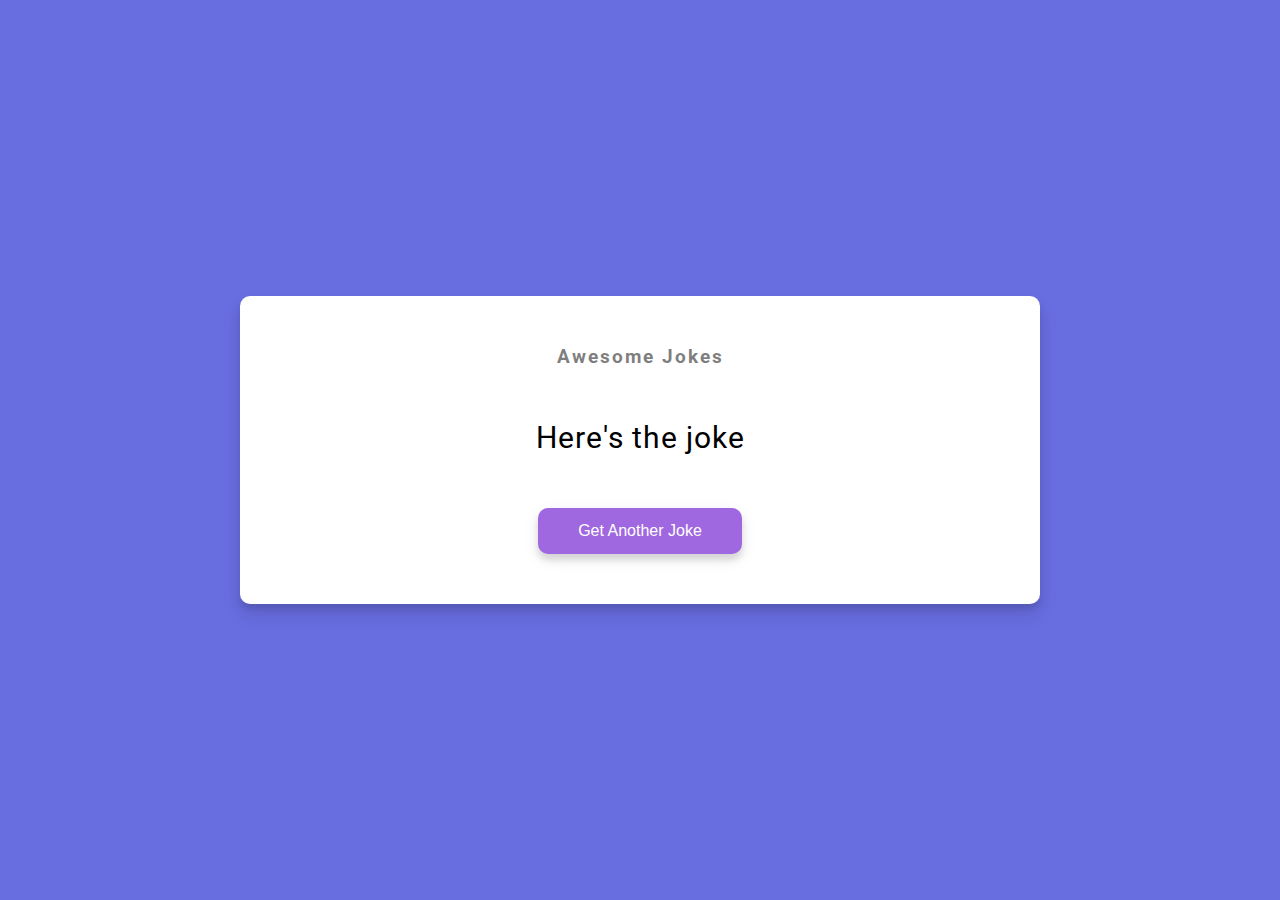
<file: DadJokes/index.html>
<!DOCTYPE html>
<html lang="en">
    <head>
        <meta charset="UTF-8">
        <meta http-equiv="X-UA-Compatible" content="IE=edge">
        <meta name="viewport" content="width=device-width, initial-scale=1.0">
        <link rel="stylesheet" href="https://cdnjs.cloudflare.com/ajax/libs/font-awesome/6.1.1/css/all.min.css" integrity="sha512-KfkfwYDsLkIlwQp6LFnl8zNdLGxu9YAA1QvwINks4PhcElQSvqcyVLLD9aMhXd13uQjoXtEKNosOWaZqXgel0g==" crossorigin="anonymous" referrerpolicy="no-referrer" />
        <link rel="stylesheet" href="style.css">
        <title>Dad Jokes</title>
    </head>
    <body>
      <div class="container">
        <h3>Awesome Jokes</h3>
        <div id="joke" class="joke">
          Here's the joke
        </div>
        <button id="jokeBtn" class="btn">Get Another Joke</button>
      </div>

        <script src="script.js"></script>
    </body>
</html>
</file>
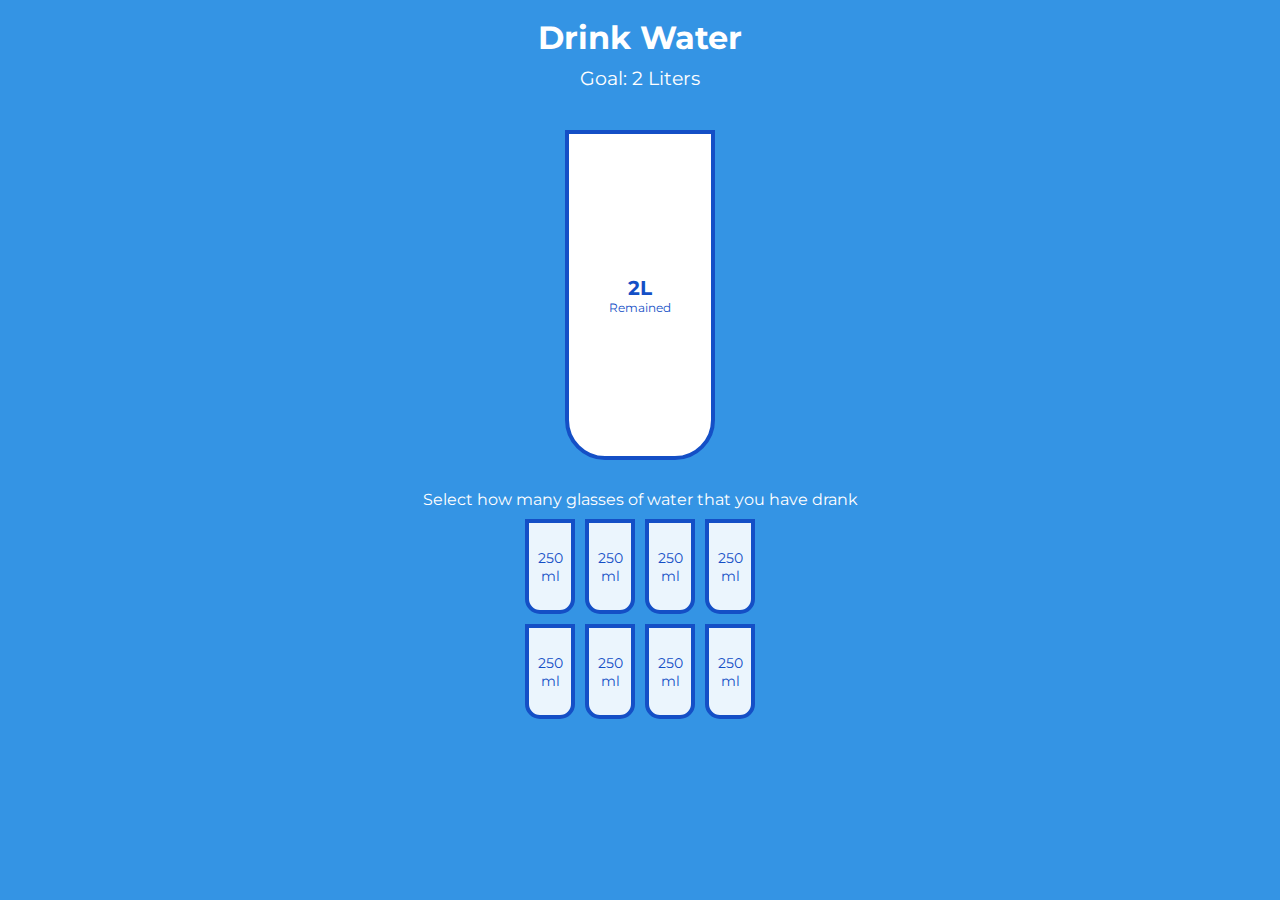
<file: DrinkWater/index.html>
<!DOCTYPE html>
<html lang="en">
    <head>
        <meta charset="UTF-8">
        <meta http-equiv="X-UA-Compatible" content="IE=edge">
        <meta name="viewport" content="width=device-width, initial-scale=1.0">
        <link rel="stylesheet" href="https://cdnjs.cloudflare.com/ajax/libs/font-awesome/6.1.1/css/all.min.css" integrity="sha512-KfkfwYDsLkIlwQp6LFnl8zNdLGxu9YAA1QvwINks4PhcElQSvqcyVLLD9aMhXd13uQjoXtEKNosOWaZqXgel0g==" crossorigin="anonymous" referrerpolicy="no-referrer" />
        <link rel="stylesheet" href="style.css">
        <title>Drink Water</title>
    </head>
    <body>
      <h1>Drink Water</h1>
      <h3>Goal: 2 Liters</h3>

      <div class="cup">
        <div class="remained" id="remained">
          <span id="liters"></span>
          <small>Remained</small>
        </div>

        <div class="percentage" id="percentage"></div>
      </div>

      <p class="text">Select how many glasses of water that you have drank</p>

      <div class="cups">
        <div class="cup cup-small">250 ml</div>
        <div class="cup cup-small">250 ml</div>
        <div class="cup cup-small">250 ml</div>
        <div class="cup cup-small">250 ml</div>
        <div class="cup cup-small">250 ml</div>
        <div class="cup cup-small">250 ml</div>
        <div class="cup cup-small">250 ml</div>
        <div class="cup cup-small">250 ml</div>
      </div>

        <script src="script.js"></script>
    </body>
</html>
</file>
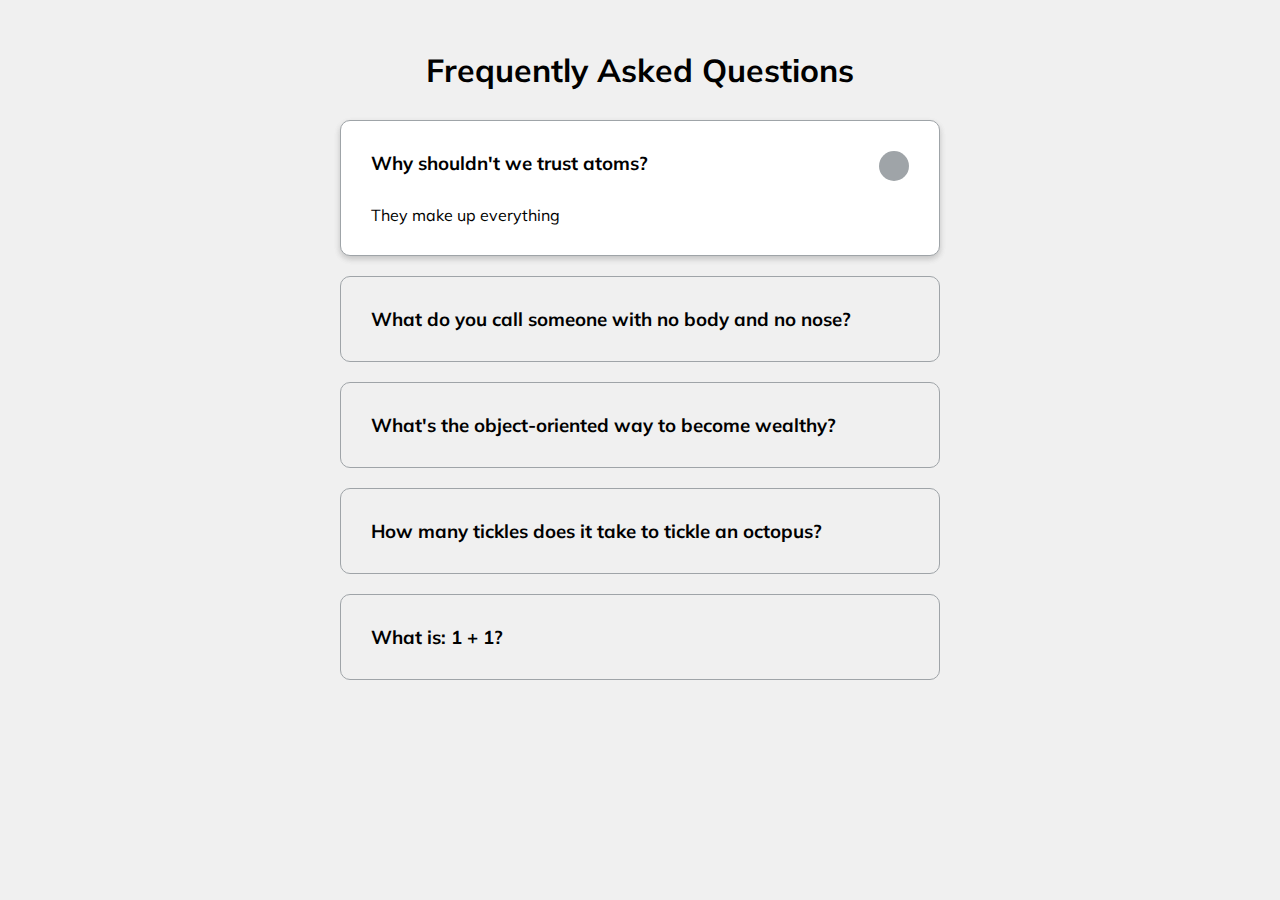
<file: FaqCollapse/index.html>
<!DOCTYPE html>
<html lang="en">
    <head>
        <meta charset="UTF-8">
        <meta http-equiv="X-UA-Compatible" content="IE=edge">
        <meta name="viewport" content="width=device-width, initial-scale=1.0">
        <link rel="stylesheet" href="https://cdnjs.cloudflare.com/ajax/libs/font-awesome/6.1.1/css/all.min.css" integrity="sha512-KfkfwYDsLkIlwQp6LFnl8zNdLGxu9YAA1QvwINks4PhcElQSvqcyVLLD9aMhXd13uQjoXtEKNosOWaZqXgel0g==" crossorigin="anonymous" referrerpolicy="no-referrer" />
        <link rel="stylesheet" href="style.css">
        <title>FAQ</title>
    </head>
    <body>
      <h1>Frequently Asked Questions</h1>
      <div class="faq-container">
        <div class="faq active">
          <h3 class="faq-title">
            Why shouldn't we trust atoms?
          </h3>

          <p class="faq-text">
            They make up everything
          </p>

          <button class="faq-toggle">
            <i class="fas fa-chevron-down"></i>
            <i class="fas fa-times"></i>
          </button>
        </div>

        <div class="faq">
          <h3 class="faq-title">
            What do you call someone with no body and no nose?
          </h3>
          <p class="faq-text">
            Nobody knows.
          </p>
          <button class="faq-toggle">
            <i class="fas fa-chevron-down"></i>
            <i class="fas fa-times"></i>
          </button>
        </div>

        <div class="faq">
          <h3 class="faq-title">
            What's the object-oriented way to become wealthy?
          </h3>
          <p class="faq-text">
            Inheritance.
          </p>
          <button class="faq-toggle">
            <i class="fas fa-chevron-down"></i>
            <i class="fas fa-times"></i>
          </button>
        </div>

        <div class="faq">
          <h3 class="faq-title">
            How many tickles does it take to tickle an octopus?
          </h3>
          <p class="faq-text">
            Ten-tickles!
          </p>
          <button class="faq-toggle">
            <i class="fas fa-chevron-down"></i>
            <i class="fas fa-times"></i>
          </button>
        </div>

        <div class="faq">
          <h3 class="faq-title">
            What is: 1 + 1?
          </h3>
          <p class="faq-text">
            Depends on who are you asking.
          </p>
          <button class="faq-toggle">
            <i class="fas fa-chevron-down"></i>
            <i class="fas fa-times"></i>
          </button>
        </div>
      </div>
      <script src="script.js"></script>
    </body>
</html>
</file>
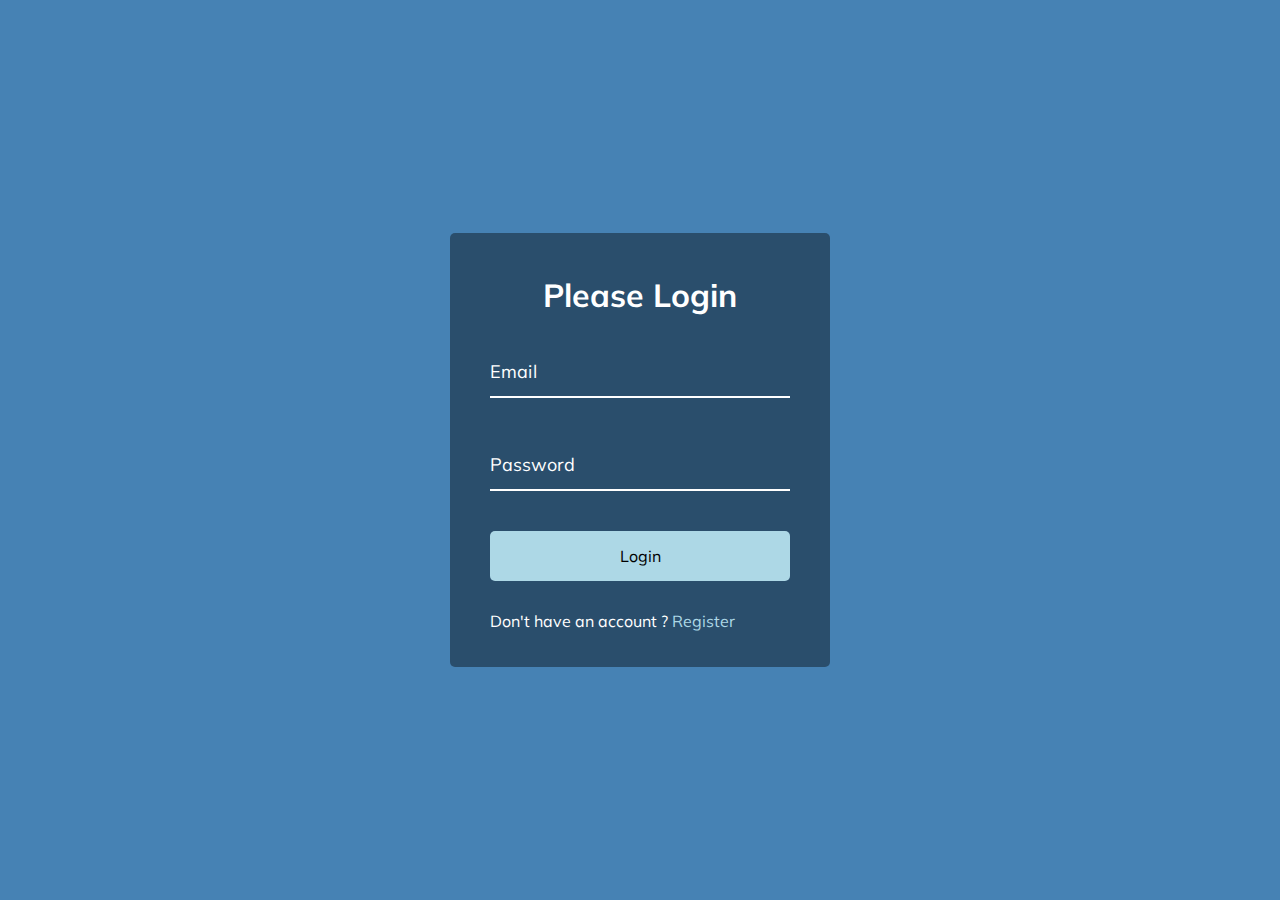
<file: FormWaveAnimation/index.html>
<!DOCTYPE html>
<html lang="en">
    <head>
        <meta charset="UTF-8">
        <meta http-equiv="X-UA-Compatible" content="IE=edge">
        <meta name="viewport" content="width=device-width, initial-scale=1.0">
        <link rel="stylesheet" href="https://cdnjs.cloudflare.com/ajax/libs/font-awesome/6.1.1/css/all.min.css" integrity="sha512-KfkfwYDsLkIlwQp6LFnl8zNdLGxu9YAA1QvwINks4PhcElQSvqcyVLLD9aMhXd13uQjoXtEKNosOWaZqXgel0g==" crossorigin="anonymous" referrerpolicy="no-referrer" />
        <link rel="stylesheet" href="style.css">
        <title>Form Input Wave</title>
    </head>
    <body>
      <div class="container">
        <h1>Please Login</h1>
        <form>
          <div class="form-control">
            <input type="text" required>
            <label>Email</label>
          </div>
          <div class="form-control">
            <input type="password" required>
            <label>Password</label>
          </div>

          <button class="btn">Login</button>

          <p class="text">Don't have an account ? <a href="#">Register</a></p>
        </form>
      </div>
        <script src="script.js"></script>
    </body>
</html>
</file>
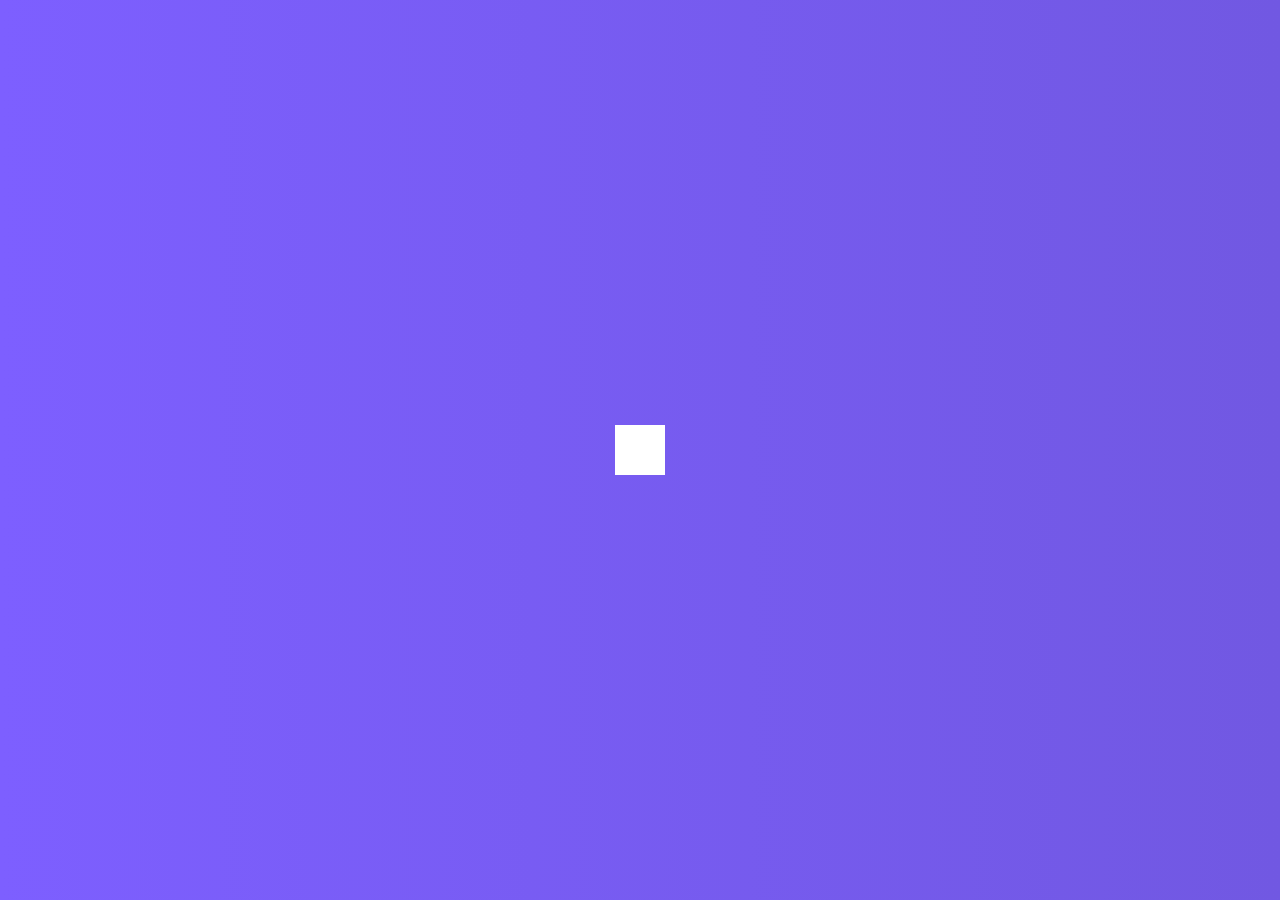
<file: HiddenSearchWidget/index.html>
<!DOCTYPE html>
<html lang="en">
    <head>
        <meta charset="UTF-8">
        <meta http-equiv="X-UA-Compatible" content="IE=edge">
        <meta name="viewport" content="width=device-width, initial-scale=1.0">
        <link rel="stylesheet" href="https://cdnjs.cloudflare.com/ajax/libs/font-awesome/6.1.1/css/all.min.css"
          integrity="sha512-KfkfwYDsLkIlwQp6LFnl8zNdLGxu9YAA1QvwINks4PhcElQSvqcyVLLD9aMhXd13uQjoXtEKNosOWaZqXgel0g=="
          crossorigin="anonymous" referrerpolicy="no-referrer" />
        <link rel="stylesheet" href="https://cdnjs.cloudflare.com/ajax/libs/font-awesome/6.1.1/css/all.min.css" integrity="sha512-KfkfwYDsLkIlwQp6LFnl8zNdLGxu9YAA1QvwINks4PhcElQSvqcyVLLD9aMhXd13uQjoXtEKNosOWaZqXgel0g==" crossorigin="anonymous" referrerpolicy="no-referrer" />
        <link rel="stylesheet" href="style.css">
        <title>Hidden Search</title>
    </head>
    <body>
      <div class="search">
        <input type="text" class="input" placeholder="Search...">
        <button class="btn">
          <i class="fas fa-search"></i>
        </button>
      </div>

        <script src="script.js"></script>
    </body>
</html>
</file>
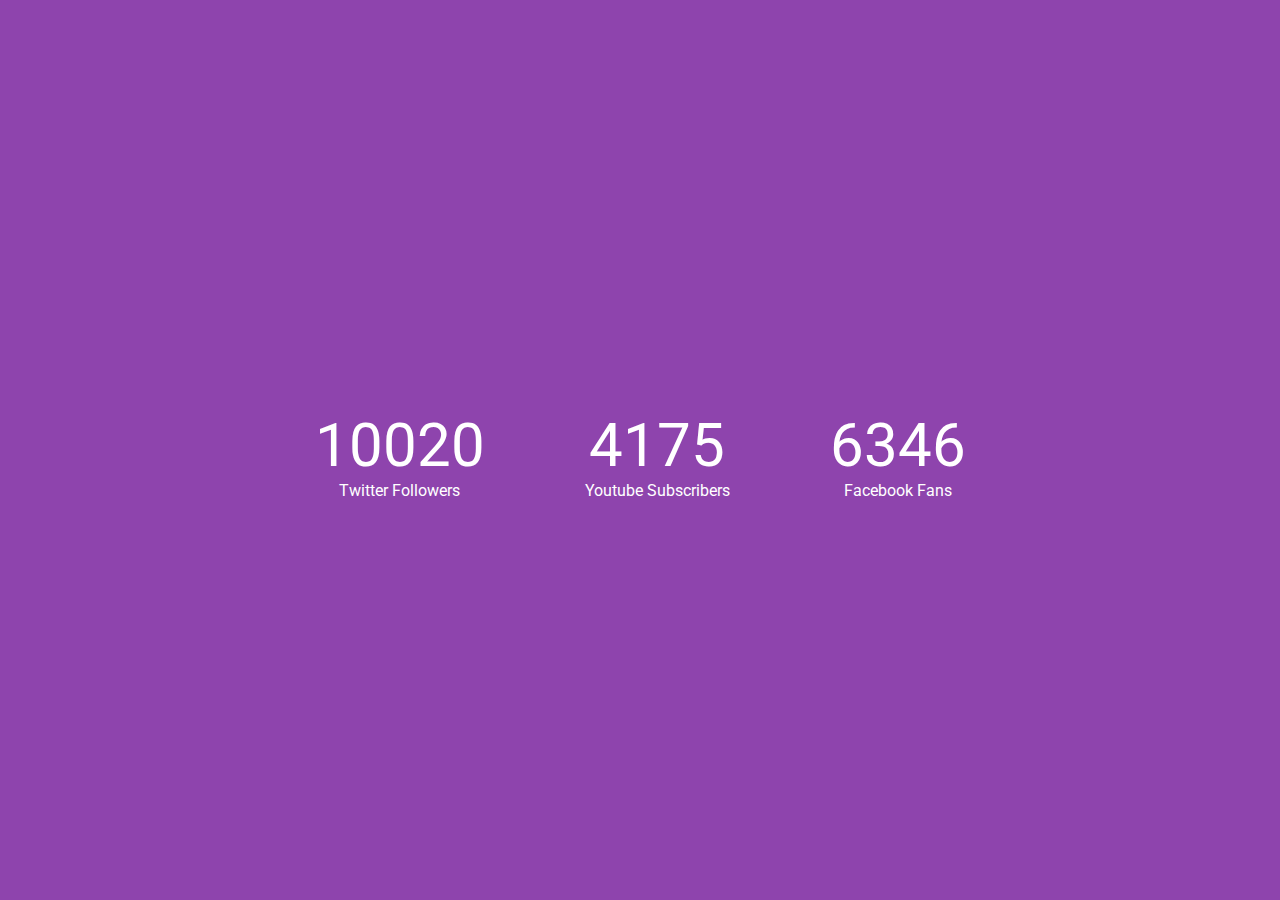
<file: IncrementingCounter/index.html>
<!DOCTYPE html>
<html lang="en">
    <head>
        <meta charset="UTF-8">
        <meta http-equiv="X-UA-Compatible" content="IE=edge">
        <meta name="viewport" content="width=device-width, initial-scale=1.0">
        <link rel="stylesheet" href="https://cdnjs.cloudflare.com/ajax/libs/font-awesome/6.1.1/css/all.min.css" integrity="sha512-KfkfwYDsLkIlwQp6LFnl8zNdLGxu9YAA1QvwINks4PhcElQSvqcyVLLD9aMhXd13uQjoXtEKNosOWaZqXgel0g==" crossorigin="anonymous" referrerpolicy="no-referrer" />
        <link rel="stylesheet" href="style.css">
        <title>Increment Counter</title>
    </head>
    <body>

      <div class="counter-container">
        <i class="fab fa-twitter fa-3x"></i>
        <div class="counter" data-target="12000"></div>
        <span>Twitter Followers</span>
      </div>

      <div class="counter-container">
        <i class="fab fa-youtube fa-3x"></i>
        <div class="counter" data-target="5000"></div>
        <span>Youtube Subscribers</span>
      </div>

      <div class="counter-container">
        <i class="fab fa-facebook fa-3x"></i>
        <div class="counter" data-target="7500"></div>
        <span>Facebook Fans</span>
      </div>

        <script src="script.js"></script>
    </body>
</html>
</file>
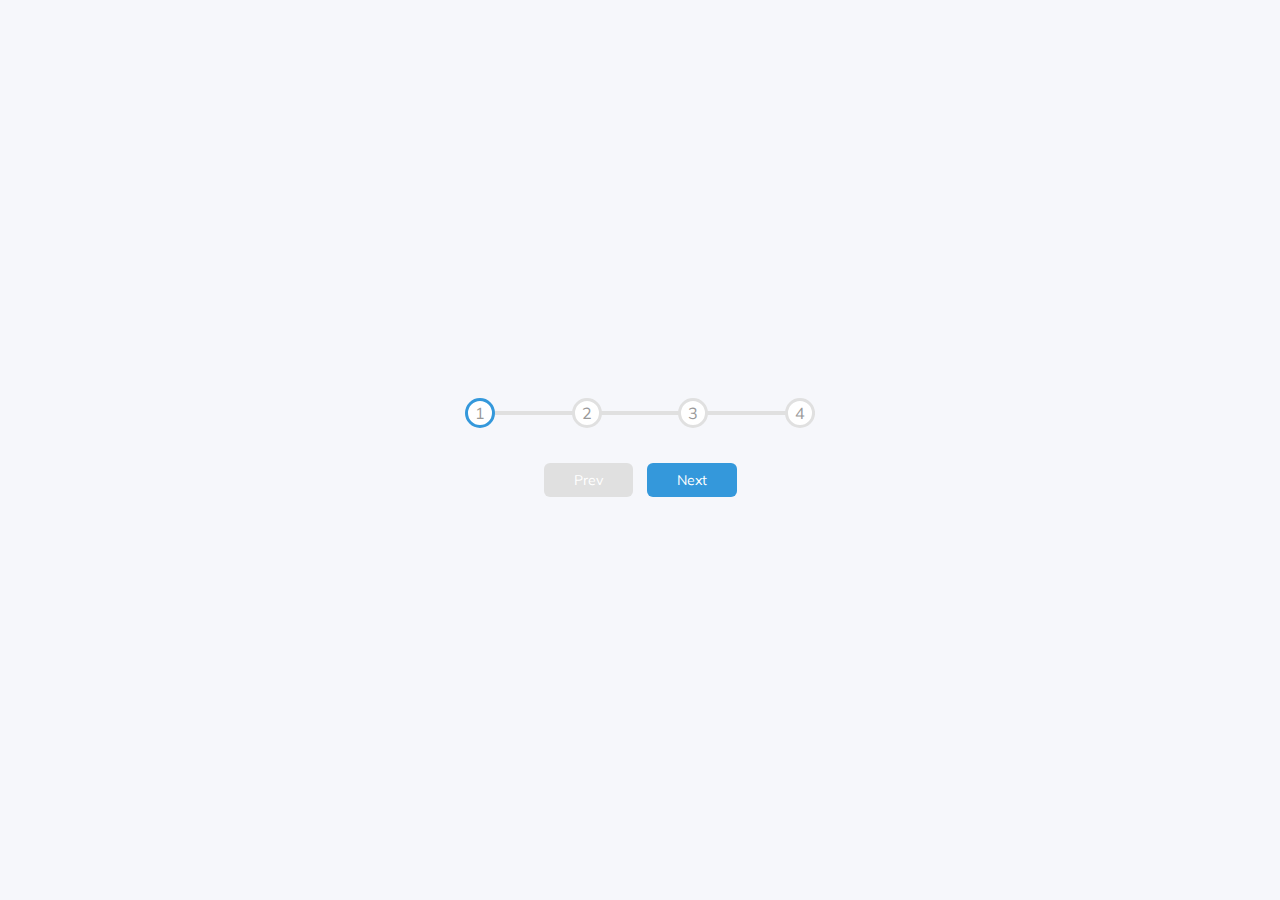
<file: ProgressSteps/index.html>
<!DOCTYPE html>
<html lang="en">
    <head>
        <meta charset="UTF-8">
        <meta http-equiv="X-UA-Compatible" content="IE=edge">
        <meta name="viewport" content="width=device-width, initial-scale=1.0">
        <link rel="stylesheet" href="https://cdnjs.cloudflare.com/ajax/libs/font-awesome/6.1.1/css/all.min.css" integrity="sha512-KfkfwYDsLkIlwQp6LFnl8zNdLGxu9YAA1QvwINks4PhcElQSvqcyVLLD9aMhXd13uQjoXtEKNosOWaZqXgel0g==" crossorigin="anonymous" referrerpolicy="no-referrer" />
        <link rel="stylesheet" href="style.css">
        <title>Progress Steps</title>
    </head>
    <body>
      <div class="container">
        <div class="progress-container">
          <div class="progress" id="progress"></div>
          <div class="circle active">1</div>
          <div class="circle">2</div>
          <div class="circle">3</div>
          <div class="circle">4</div>
        </div>

        <button class="btn" id="prev" disabled>Prev</button>
        <button class="btn" id="next">Next</button>
      </div>

        <script src="script.js"></script>
    </body>
</html>
</file>
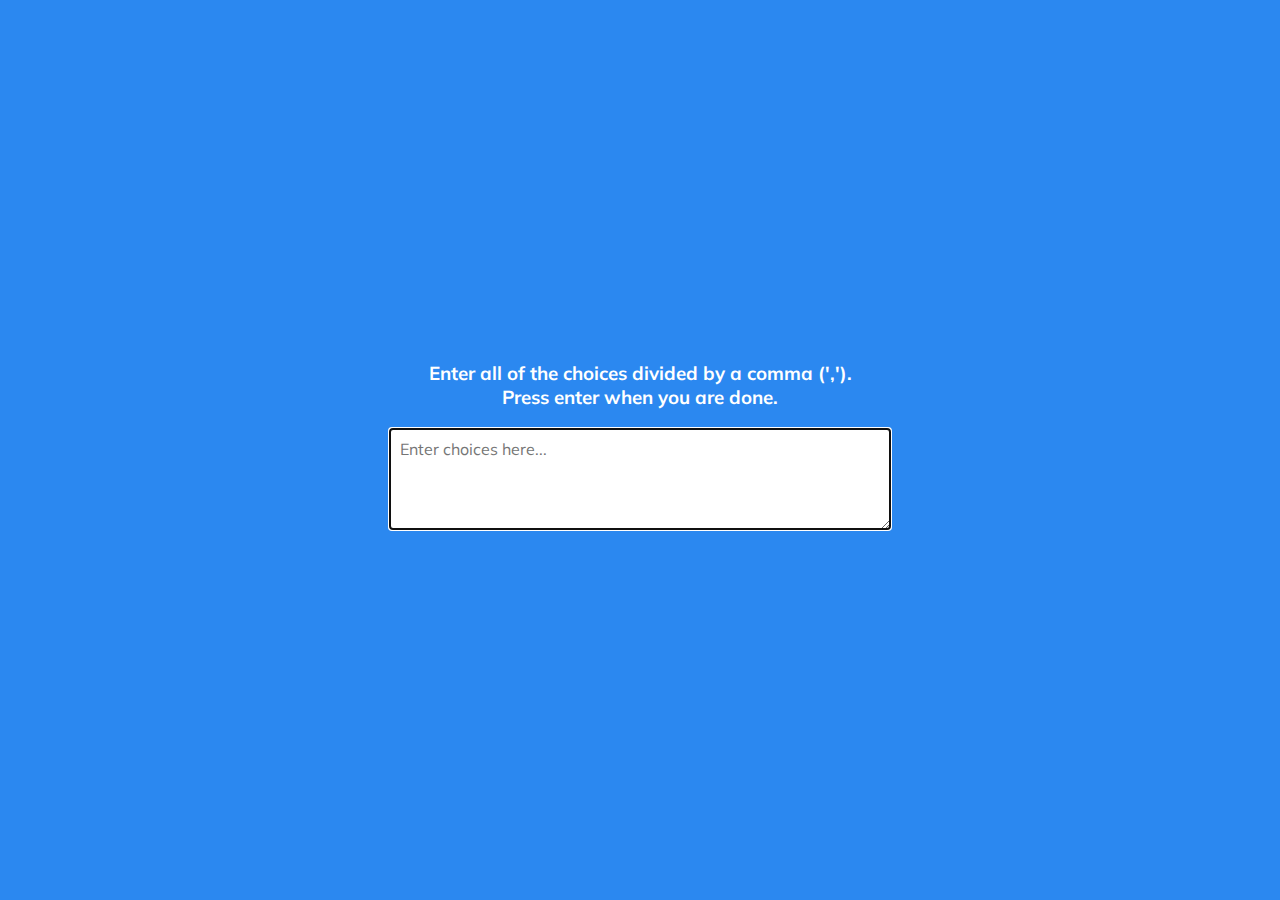
<file: RandomChoicePicker/index.html>
<!DOCTYPE html>
<html lang="en">
    <head>
        <meta charset="UTF-8">
        <meta http-equiv="X-UA-Compatible" content="IE=edge">
        <meta name="viewport" content="width=device-width, initial-scale=1.0">
        <link rel="stylesheet" href="https://cdnjs.cloudflare.com/ajax/libs/font-awesome/6.1.1/css/all.min.css" integrity="sha512-KfkfwYDsLkIlwQp6LFnl8zNdLGxu9YAA1QvwINks4PhcElQSvqcyVLLD9aMhXd13uQjoXtEKNosOWaZqXgel0g==" crossorigin="anonymous" referrerpolicy="no-referrer" />
        <link rel="stylesheet" href="style.css">
        <title>Random Choice Picker</title>
    </head>
    <body>
      <div class="container">
        <h3>Enter all of the choices divided by a comma (',').
        <br> Press enter when you are done.</h3>
        <textarea placeholder="Enter choices here..." id="textarea"></textarea>
        <div id="tags">
        </div>
      </div>

        <script src="script.js"></script>
    </body>
</html>
</file>
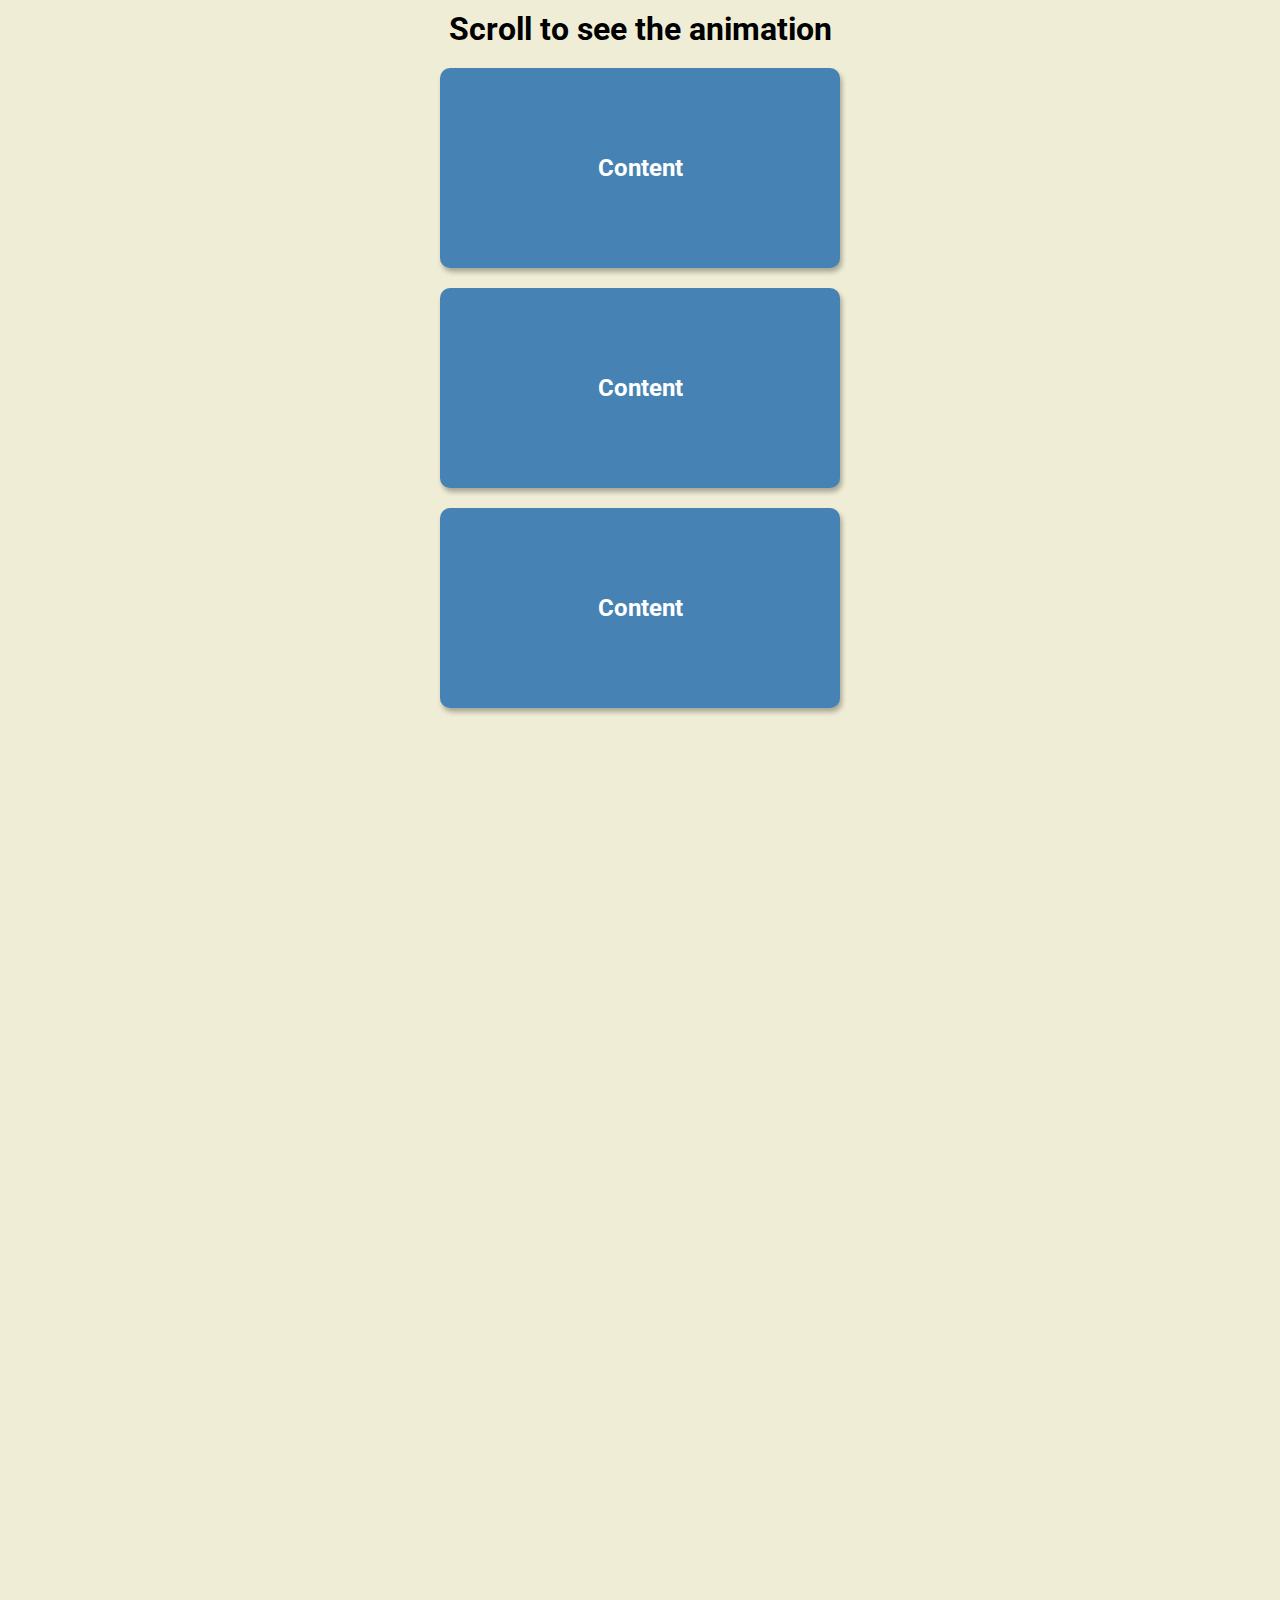
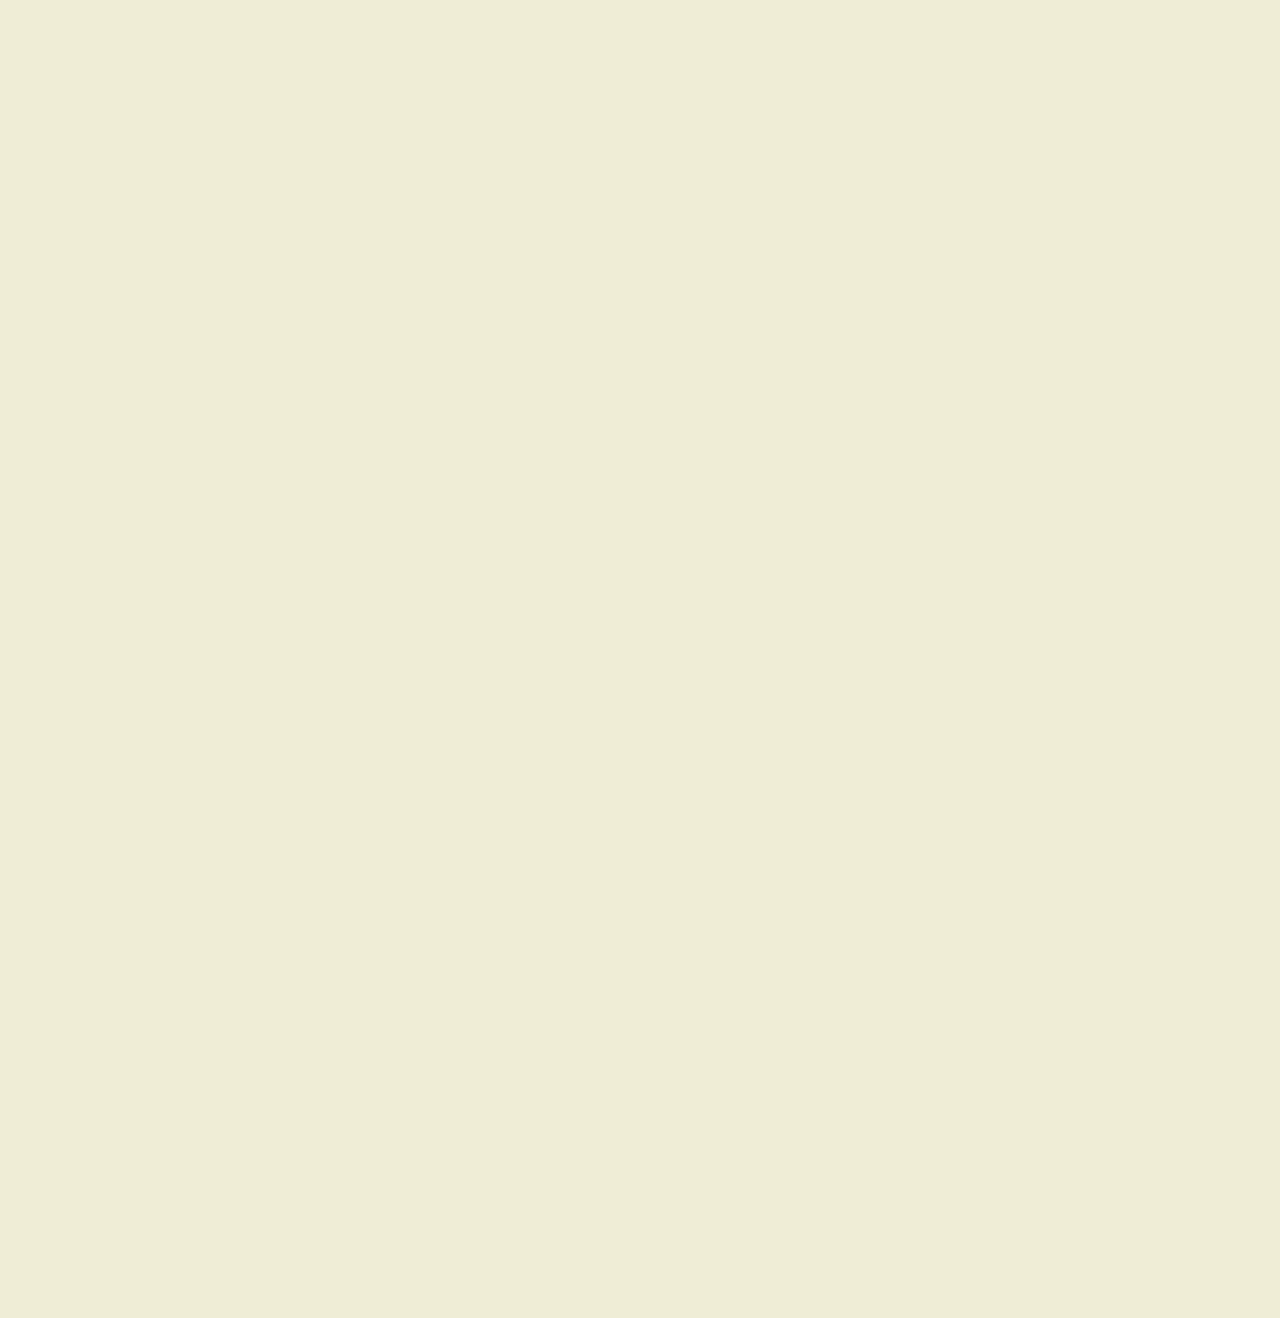
<file: ScrollAnimation/index.html>
<!DOCTYPE html>
<html lang="en">
    <head>
        <meta charset="UTF-8">
        <meta http-equiv="X-UA-Compatible" content="IE=edge">
        <meta name="viewport" content="width=device-width, initial-scale=1.0">
        <link rel="stylesheet" href="https://cdnjs.cloudflare.com/ajax/libs/font-awesome/6.1.1/css/all.min.css" integrity="sha512-KfkfwYDsLkIlwQp6LFnl8zNdLGxu9YAA1QvwINks4PhcElQSvqcyVLLD9aMhXd13uQjoXtEKNosOWaZqXgel0g==" crossorigin="anonymous" referrerpolicy="no-referrer" />
        <link rel="stylesheet" href="style.css">
        <title>Scroll Animation</title>
    </head>
    <body>
      <h1>Scroll to see the animation</h1>
      <div class="box"><h2>Content</h2></div>
      <div class="box"><h2>Content</h2></div>
      <div class="box">
        <h2>Content</h2>
      </div>
      <div class="box">
        <h2>Content</h2>
      </div>
      <div class="box">
        <h2>Content</h2>
      </div>
      <div class="box">
        <h2>Content</h2>
      </div>
      <div class="box">
        <h2>Content</h2>
      </div>
      <div class="box">
        <h2>Content</h2>
      </div>
      <div class="box">
        <h2>Content</h2>
      </div>
      <div class="box">
        <h2>Content</h2>
      </div>
      <div class="box">
        <h2>Content</h2>
      </div>
      <div class="box">
        <h2>Content</h2>
      </div>
      <div class="box"><h2>Content</h2></div>
        <script src="script.js"></script>
    </body>
</html>
</file>
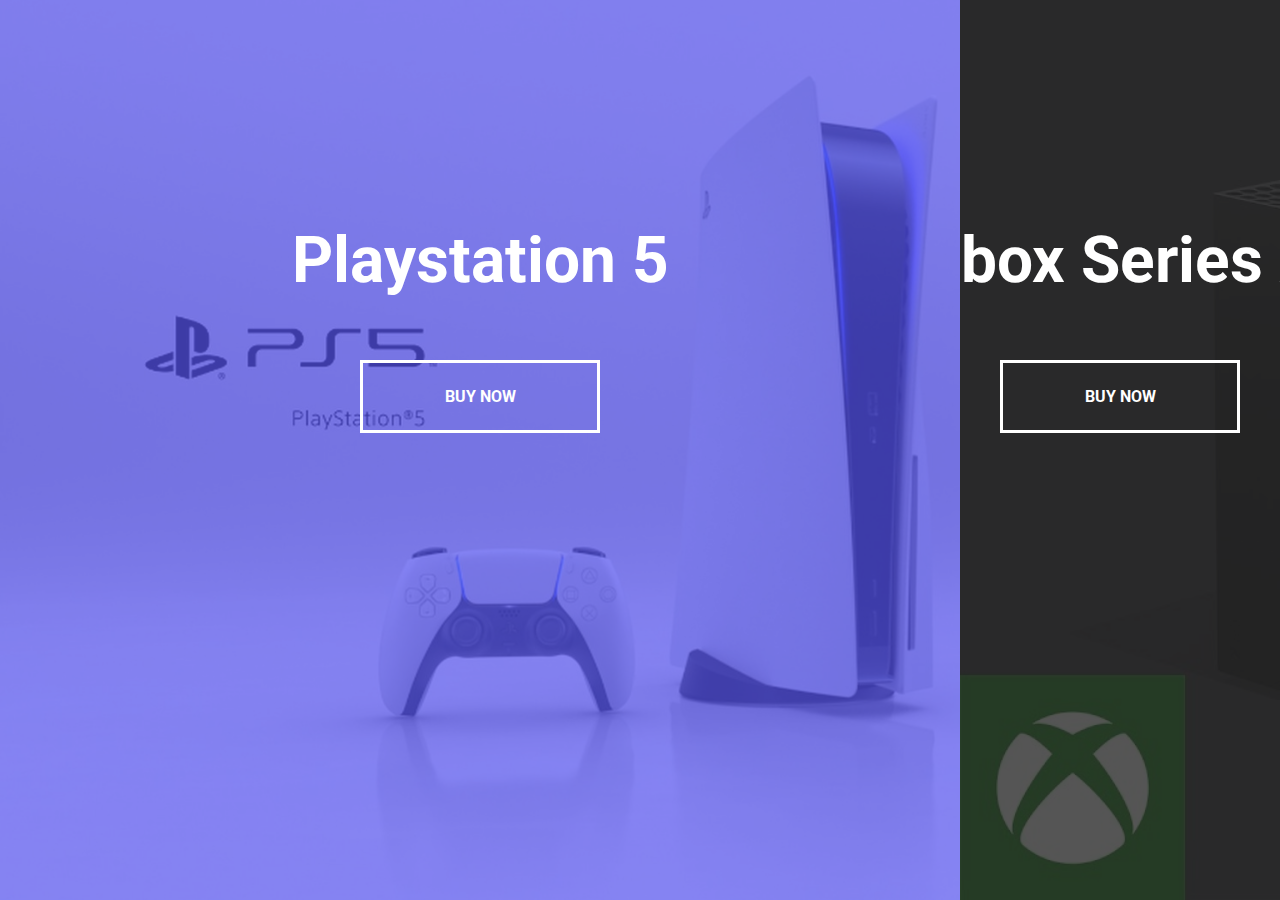
<file: SplitLandingPage/index.html>
<!DOCTYPE html>
<html lang="en">
    <head>
        <meta charset="UTF-8">
        <meta http-equiv="X-UA-Compatible" content="IE=edge">
        <meta name="viewport" content="width=device-width, initial-scale=1.0">
        <link rel="stylesheet" href="https://cdnjs.cloudflare.com/ajax/libs/font-awesome/6.1.1/css/all.min.css" integrity="sha512-KfkfwYDsLkIlwQp6LFnl8zNdLGxu9YAA1QvwINks4PhcElQSvqcyVLLD9aMhXd13uQjoXtEKNosOWaZqXgel0g==" crossorigin="anonymous" referrerpolicy="no-referrer" />
        <link rel="stylesheet" href="style.css">
        <title>Split Landing Page</title>
    </head>
    <body>
      <div class="container">
        <div class="split left">
          <h1>Playstation 5</h1>
          <a href="#" class="btn">Buy Now</a>
        </div>
        <div class="split right">
          <h1>Xbox Series X</h1>
          <a href="#" class="btn">Buy Now</a>
        </div>
      </div>
        <script src="script.js"></script>
    </body>
</html>
</file>
<file: DadJokes/style.css>
@import url('https://fonts.googleapis.com/css2?family=Roboto:wght@400;700&display=swap');

* {
    box-sizing: border-box;
}

body {
  background-color: #686de0;
    font-family: 'Roboto', sans-serif;
    display: flex;
    flex-direction: column;
    align-items: center;
    justify-content: center;
    height: 100vh;
    overflow: hidden;
    margin: 0;
    padding: 20px;
}

.container {
  background-color: #fff;
  border-radius: 10px;
  box-shadow: 0 10px 20px rgba(0,0,0,0.1), 0 6px 6px rgba(0,0,0,0.1);
  padding: 50px 20px;
  text-align: center;
  max-width: 100%;
  width: 800px;
}

h3 {
  margin: 0;
  opacity: 0.5;
  letter-spacing: 2px;
}

.joke {
  font-size: 30px;
  letter-spacing: 1px;
  line-height: 40px;
  margin: 50px auto;
  max-width: 600px;
}

.btn {
  background-color: #9F68E0;
  color: #fff;
  border: 0;
  border-radius: 10px;
  box-shadow: 0 5px 15px rgba(0, 0, 0, 0.1),
  0 6px 6px rgba(0, 0, 0, 0.1);
  padding: 14px 40px;
  font-size: 16px;
  cursor: pointer;
}

.btn:active {
  transform: scale(0.98);
}

.btn:focus {
  outline: 0;
}
</file>
<file: DrinkWater/style.css>
@import url('https://fonts.googleapis.com/css2?family=Montserrat:wght@400;700&display=swap');

:root {
  --border-color: #144fc6;
  --fill-color: #6ab3f8;
}

* {
    box-sizing: border-box;
}

body {
  background-color: #3494e4;
  color: #fff;
  font-family: 'Montserrat', sans-serif;
  display: flex;
  flex-direction: column;
  align-items: center;
  margin-bottom: 40px;
}

h1 {
  margin: 10px 0 0;
}

h3 {
  font-weight: 400;
  margin: 10px 0;
}

.cup {
  background-color: #fff;
  border: 4px solid var(--border-color);
  color: var(--border-color);
  border-radius: 0 0 40px 40px;
  height: 330px;
  width: 150px;
  margin: 30px 0;
  display: flex;
  flex-direction: column;
  overflow: hidden;
}

.cup.cup-small {
  height: 95px;
  width: 50px;
  border-radius: 0 0 15px 15px;
  background-color: rgba(255, 255, 255, 0.9);
  cursor: pointer;
  font-size: 14px;
  align-items: center;
  justify-content: center;
  text-align: center;
  margin: 5px;
  transition: 0.3s ease;
}

.cup.cup-small.full {
  background-color: var(--fill-color);
  color: #fff;
}

.cups {
  display: flex;
  flex-wrap: wrap;
  align-items: center;
  justify-content: center;
  width: 280px;
}

.remained {
  display: flex;
  flex-direction: column;
  align-items: center;
  justify-content: center;
  text-align: center;
  flex: 1;
  transition: 0.3s ease;
}

.remained span {
  font-size: 20px;
  font-weight: bold;
}

.remained small {
  font-size: 12px;
}

.percentage {
  background-color: var(--fill-color);
  display: flex;
  align-items: center;
  justify-content: center;
  font-weight: bold;
  font-size: 30px;
  height: 0;
  transition: 0.3s ease;
}

.text {
  text-align: center;
  margin: 0 0 5px;
}
</file>
<file: FaqCollapse/style.css>
@import url('https://fonts.googleapis.com/css2?family=Muli:wght@400;700&display=swap');

* {
    box-sizing: border-box;
}

body {
  font-family: 'Muli', sans-serif;
  background-color: #f0f0f0;
}

h1 {
  margin: 50px 0 30px;
  text-align: center;
}

.faq-container {
  max-width: 600px;
  margin: 0 auto;
}

.faq {
  background-color: transparent;
  border: 1px solid #9fa4a8;
  border-radius: 10px;
  margin: 20px 0;
  padding: 30px;
  position: relative;
  overflow: hidden;
  transition: 0.3s ease;
}

.faq.active {
  background-color: #fff;
  box-shadow: 0 3px 6px rgba(0, 0, 0, 0.1),
  0 3px 6px rgba(0, 0, 0, 0.1);
}

.faq.active::before, .faq.active::after {
  content: '\f075';
  font-family: 'Font Awesome 5 Free';
  color: #2ecc71;
  font-size: 7rem;
  position: absolute;
  opacity: 0.2;
  top: 20px;
  left: 20px;
  z-index: 0;
}

.faq.active::before {
  color: #3498db;
  top: -10px;
  left: -30px;
  transform: rotateY(180deg);
}

.faq-title {
  margin: 0 35px 0 0;
}

.faq-text {
  display: none;
  margin: 30px 0 0;
}

.faq.active .faq-text {
  display: block;
}

.faq-toggle {
  background-color: transparent;
  border: 0;
  border-radius: 50%;
  cursor: pointer;
  display: flex;
  align-items: center;
  justify-content: center;
  font-size: 16px;
  padding: 0;
  position: absolute;
  top: 30px;
  right: 30px;
  height: 30px;
  width: 30px;
}

.faq-toggle:focus {
  outline: none;
}

.faq-toggle .fa-times {
  display: none;
}

.faq.active .faq-toggle .fa-times {
  color: #fff;
  display: block;
}

.faq.active .faq-toggle .fa-chevron-down {
  display: none;
}

.faq.active .faq-toggle {
  background-color: #9fa4a8;
}
</file>
<file: FormWaveAnimation/style.css>
@import url('https://fonts.googleapis.com/css2?family=Muli:wght@400;700&display=swap');

* {
    box-sizing: border-box;
}

body {
  background-color: steelblue;
  color: #fff;
    font-family: 'Muli', sans-serif;
    display: flex;
    flex-direction: column;
    align-items: center;
    justify-content: center;
    height: 100vh;
    overflow: hidden;
    margin: 0;
}

.container {
  background-color: rgba(0,0,0,0.4);
  padding: 20px 40px;
  border-radius: 5px;
}

.container h1 {
  text-align: center;
  margin-bottom: 30px;
}

.container a {
  text-decoration: none;
  color: lightblue;
}

.btn {
  cursor: pointer;
  display: inline-block;
  width: 100%;
  background: lightblue;
  padding: 15px;
  font-family: inherit;
  font-size: 16px;
  border: 0;
  border-radius: 5px;
}

.btn:focus {
  outline: 0;
}

.btn:active {
  transform: scale(0.98);
}

.text {
  margin-top: 30px;
}

.form-control {
  position: relative;
  margin: 20px 0 40px;
  width: 300px;
}

.form-control input {
  background-color: transparent;
  border: 0;
  border-bottom: 2px #fff solid;
  display: block;
  width: 100%;
  padding: 15px 0;
  font-size: 18px;
  color: #fff;
}

.form-control input:focus, .form-control input:valid {
  outline: 0;
  border-bottom-color: lightblue;
}

.form-control label {
  position: absolute;
  top: 15px;
  left: 0;
}

.form-control label span {
  display: inline-block;
  font-size: 18px;
  min-width: 5px;
  transition: 0.3s cubic-bezier(0.68, -0.55, 0.265, 1.55); /* Cubi bezier = curve with variable speed with 4 points p0p1p2p3 */
}

.form-control input:focus + label span, .form-control input:valid + label span {
  color: lightblue;
  transform: translateY(-30px);
}
</file>
<file: HiddenSearchWidget/style.css>
@import url('https://fonts.googleapis.com/css2?family=Roboto:wght@400;700&display=swap');

* {
    box-sizing: border-box;
}

body {
  background-image: linear-gradient(90deg, #7d5fff, #7158e2 );
  font-family: 'Roboto', sans-serif;
  display: flex;
  align-items: center;
  justify-content: center;
  height: 100vh;
  overflow: hidden;
  margin: 0;
}

.search {
  position: relative;
  height: 50px;
}

.search .input {
  background-color: white;
  border: 0;
  font-size: 18px;
  padding: 15px;
  height: 50px;
  width: 50px;
  transition: width 0.3s ease;
}

.btn {
  background-color: white;
  border: 0;
  cursor: pointer;
  font-size: 24px;
  position: absolute;
  top: 0;
  left: 0;
  height: 50px;
  width: 50px;
  transition: transform 0.3s ease;
}

.btn:focus, .input:focus {
  outline: none;
}

.search.active .input {
  width: 200px;
}

.search.active .btn {
  transform: translateX(198px);
}
</file>
<file: IncrementingCounter/style.css>
@import url('https://fonts.googleapis.com/css2?family=Roboto:wght@400;700&display=swap');

* {
    box-sizing: border-box;
}

body {
  background-color: #8e44ad;
  color: #fff;
  font-family: 'Roboto', sans-serif;
  display: flex;
  align-items: center;
  justify-content: center;
  height: 100vh;
  overflow: hidden;
  margin: 0;
}

.counter-container {
  display: flex;
  flex-direction: column;
  justify-content: center;
  text-align: center;
  margin: 30px 50px;
}

.counter {
  font-size: 60px;
  margin-top: 10px;
}

@media (max-width: 580px) {
  body {
    flex-direction: column;
  }
}
</file>
<file: ProgressSteps/style.css>
@import url('https://fonts.googleapis.com/css2?family=Muli&display=swap');

:root {
  --line-border-fill: #3498db;
  --line-border-empty: #e0e0e0;
}

* {
    box-sizing: border-box;
}

body {
  background-color: #f6f7fb;
    font-family: 'Muli', sans-serif;
    display: flex;
    align-items: center;
    justify-content: center;
    height: 100vh;
    overflow: hidden;
    margin: 0;
}

.container {
  text-align: center;
}

.progress-container {
  display: flex;
  justify-content: space-between;
  position: relative;
  margin-bottom: 30px;
  max-width: 100%;
  width: 350px;
}

.progress-container::before { /* Before is used to add styling or content before an element */
  content: ''; /* Mandatory when using ::before */
  background-color: var(--line-border-empty);
  position: absolute;
  top: 50%;
  left: 0%;
  transform: translateY(-50%); /* Vertically centered */
  height: 4px;
  width: 100%;
  z-index: -1; /* Line is behind numbers and circles */
}


.progress {
  background-color: var(--line-border-fill);
  position: absolute;
  top: 50%;
  left: 0%;
  transform: translateY(-50%); /* Vertically centered */
  height: 4px;
  width: 0%;
  z-index: -1; /* Line is behind numbers and circles */
  transition: 0.4s ease;
}

.circle {
  background-color: #fff;
  color: #999;
  border-radius: 50%;
  height: 30px;
  width: 30px;
  display: flex;
  align-items: center;
  justify-content: center;
  border: 3px solid var(--line-border-empty);
  transition: .4s ease;
}

.circle.active {
  border-color: var(--line-border-fill);
}

.btn {
  background-color: var(--line-border-fill);
  color: white;
  border: 0;
  border-radius: 6px;
  cursor: pointer;
  font-family: inherit;
  padding: 8px 30px;
  margin: 5px;
  font-size: 14px;
}

.btn:active {
  transform: scale(0.98);
}

.btn:focus {
  outline: 0;
}

.btn:disabled {
  background-color: var(--line-border-empty);
  cursor: not-allowed;
}
</file>
<file: RandomChoicePicker/style.css>
@import url('https://fonts.googleapis.com/css2?family=Muli:wght@400;700&display=swap');

* {
    box-sizing: border-box;
}

body {
  background-color: #2b88f0;
    font-family: 'Muli', sans-serif;
    display: flex;
    flex-direction: column;
    align-items: center;
    justify-content: center;
    height: 100vh;
    overflow: hidden;
    margin: 0;
}

h3 {
  color: white;
  margin: 10px 0 20px;
  text-align: center;
}

.container {
  width: 500px;
}

textarea {
  border: none;
  display: block;
  width: 100%;
  height: 100px;
  font-family: inherit;
  padding: 10px;
  margin: 0 0 20px;
  font-size: 16px;
}

.tag {
  background-color: #f0932b;
  color: #fff;
  border-radius: 50px;
  padding: 10px 20px;
  margin: 0 5px 10px 0;
  font-size: 14px;
  display: inline-block;
}

.tag.highlight {
  background-color: #273c75;
}
</file>
<file: ScrollAnimation/style.css>
@import url('https://fonts.googleapis.com/css2?family=Roboto:wght@400;700&display=swap');

* {
    box-sizing: border-box;
}

body {
  background-color: #efedd6;
  font-family: 'Roboto', sans-serif;
  display: flex;
  flex-direction: column;
  align-items: center;
  justify-content: center;
  margin: 0;
  overflow-x: hidden;
}

h1 {
  margin: 10px;
}
.box {
  background-color: steelblue;
  color: white;
  display: flex;
  align-items: center;
  justify-content: center;
  width: 400px;
  height: 200px;
  margin: 10px;
  border-radius: 10px;
  box-shadow: 2px 4px 5px rgba(0,0,0,0.3);
  transform: translateX(400%);
  transition: transform 0.4s ease;
}

.box:nth-of-type(even) {
  transform: translateX(-400%);
}

.box.show {
  transform: translateX(0);
}

.box .h2 {
  font-size: 45px;
}
</file>
<file: SplitLandingPage/style.css>
@import url('https://fonts.googleapis.com/css2?family=Roboto:wght@400;700&display=swap');

:root {
  --left-bg-color: rgba(87,84,236,0.7);
  --right-bg-color: rgba(43,43,43, 0.8);
  --left-btn-hover-color: rgba(87, 84, 236, 1);
  --right-btn-hover-color: rgba(28, 122, 28, 1);
  --hover-width: 75%;
  --other-width: 25%;
  --speed: 1000ms;
}

* {
    box-sizing: border-box;
}

body {
    font-family: 'Roboto', sans-serif;
    height: 100vh;
    overflow: hidden;
    margin: 0;
}

h1 {
  font-size: 4rem;
  color: #fff;
  position: absolute;
  left: 50%;
  top: 20%;
  transform: translateX(-50%);
  white-space: nowrap; /* Pas de retour à la ligne */
}

.btn {
  position: absolute;
  display: flex;
  align-items: center;
  justify-content: center;
  left: 50%;
  top: 40%;
  transform: translateX(-50%);
  text-decoration: none;
  color: #fff;
  border: #fff solid 0.2rem;
  font-size: 1rem;
  font-weight: bold;
  text-transform: uppercase;
  width: 15rem;
  padding: 1.5rem;
}

.split.left .btn:hover {
  background-color: var(--left-btn-hover-color);
  border-color: var(--left-btn-hover-color);
}

.split.right .btn:hover {
  background-color: var(--right-btn-hover-color);
  border-color: var(--right-btn-hover-color);
}

.container {
  position: relative;
  width: 100%;
  height: 100%;
  background: #333;
}

.split {
  position: absolute;
  width: 50%;
  height: 100%;
  overflow: hidden;
}

.split.left {
  left: 0;
  background: url("ps.jpg");
  background-repeat: no-repeat;
  background-size: cover;
}

.split.left::before {
  content: '';
  position: absolute;
  width: 100%;
  height: 100%;
  background-color: var(--left-bg-color);
}

.split.right {
  right: 0;
  background: url("xbox.jpg");
  background-repeat: no-repeat;
  background-size: cover;
}

.split.right::before {
  content: '';
  position: absolute;
  width: 100%;
  height: 100%;
  background-color: var(--right-bg-color);
}

.split.right, .split.left, .split.right::before, .split.left::before {
  transition: all var(--speed) ease-in-out;
}

.hover-left .left {
  width: var(--hover-width);
}

.hover-left .right {
  width: var(--other-width);
}

.hover-right .right {
  width: var(--hover-width);
}

.hover-right .left {
  width: var(--other-width);
}

@media(max-width: 800px) {
  h1 {
    font-size: 2rem;
    top: 30%;
  }

  .btn {
    width: 12rem;
    padding: 1.2rem;
  }
}
</file>
